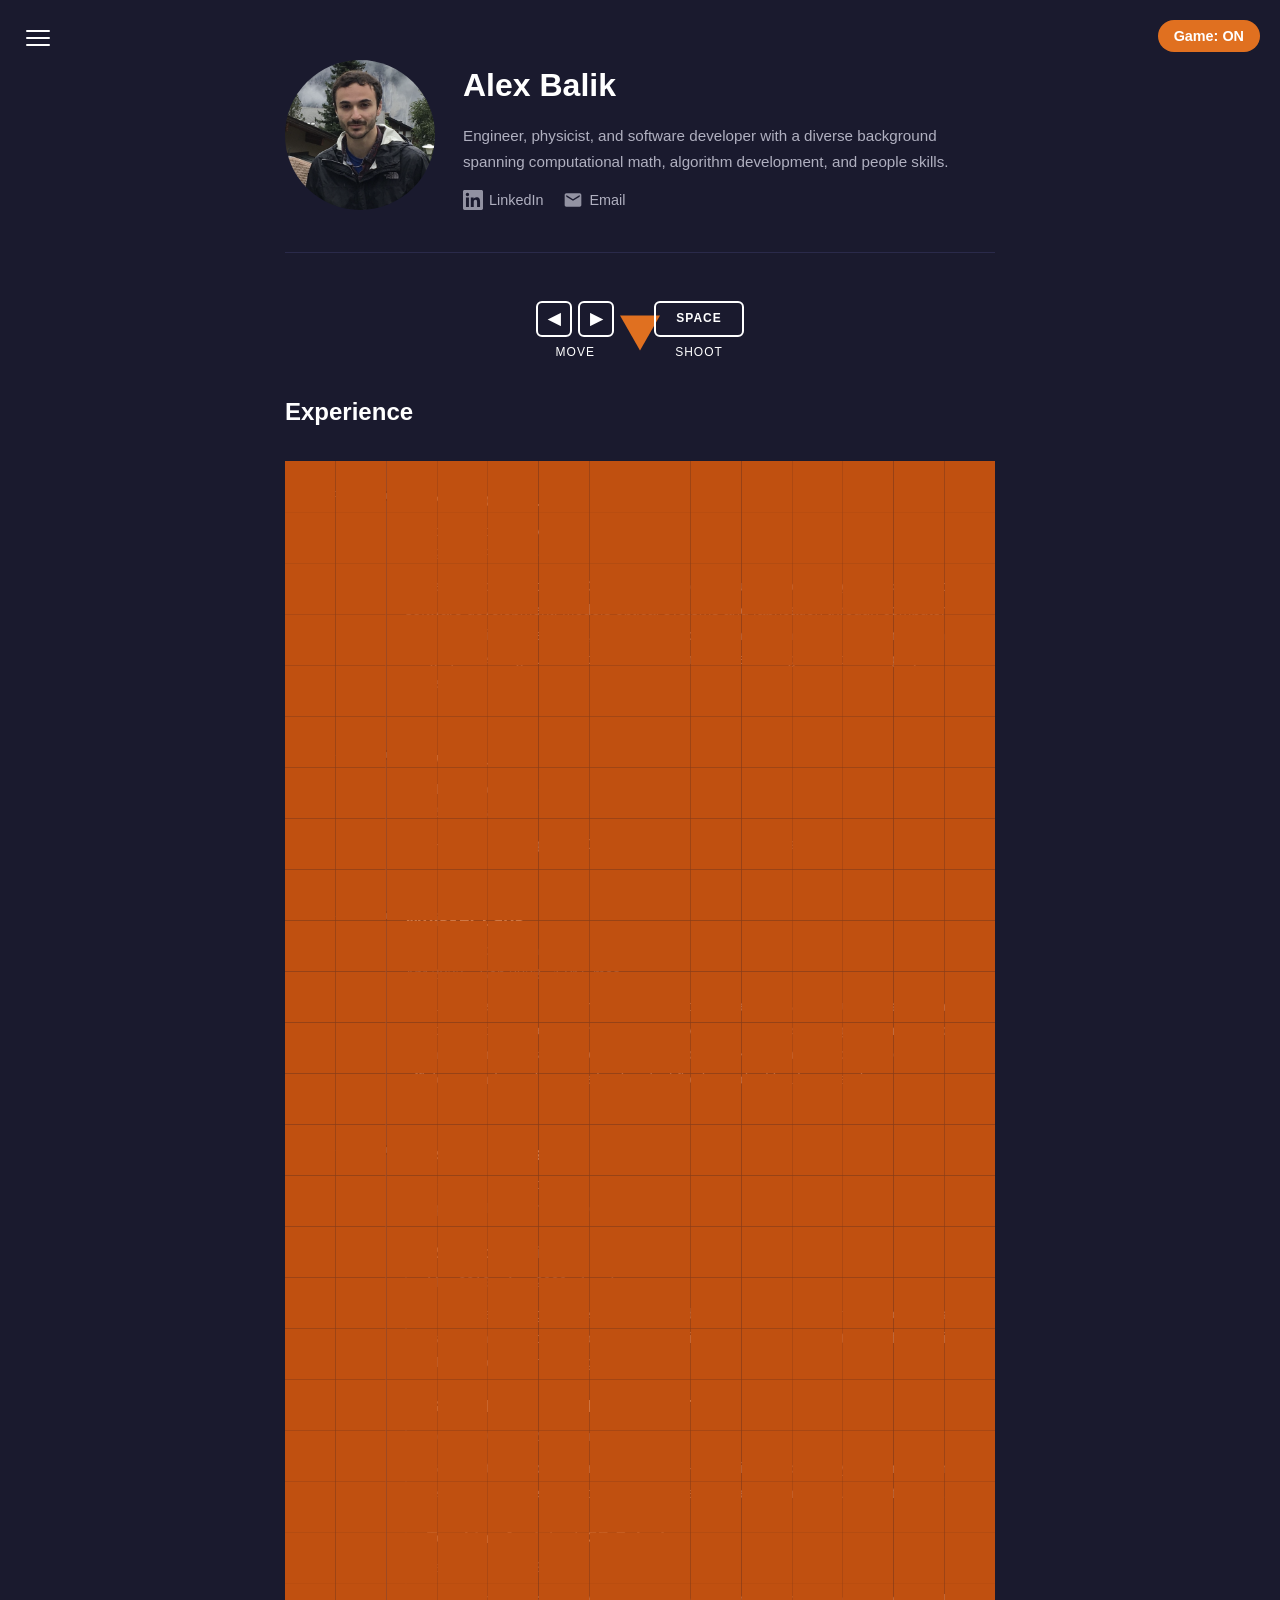
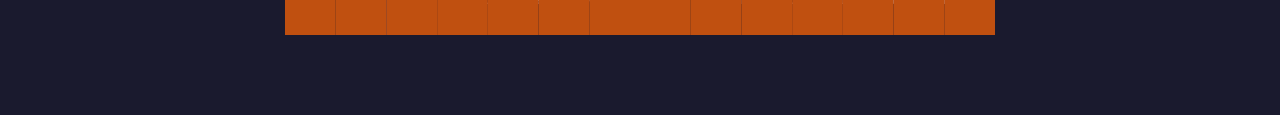
<file: index.html>
<!DOCTYPE html>
<html lang="en">
<head>
    <meta charset="UTF-8">
    <meta name="viewport" content="width=device-width, initial-scale=1.0">
    <title>Alex Balik — Experience</title>
    <link rel="stylesheet" href="styles.css">
</head>
<body>
    <nav class="nav">
        <button class="hamburger" id="hamburger" aria-label="Menu">
            <span></span>
            <span></span>
            <span></span>
        </button>
        <div class="nav-dropdown" id="nav-dropdown">
            <a href="about.html">About</a>
            <a href="index.html" class="active">Experience</a>
        </div>
    </nav>

    <button id="game-toggle" class="game-toggle">Game: ON</button>

    <main class="container">
        <header class="hero">
            <div class="hero-photo">
                <img src="alex-photo.png" alt="Alex Balik" class="photo">
            </div>
            <div class="hero-info">
                <h1 class="hero-name">Alex Balik</h1>
                <p class="hero-summary">Engineer, physicist, and software developer with a diverse technical background spanning computational math, data-driven operations research, and optics.</p>
                <div class="hero-links">
                    <a href="https://linkedin.com/in/alexanderbalik" target="_blank" class="hero-link">
                        <svg width="20" height="20" viewBox="0 0 24 24" fill="currentColor"><path d="M20.447 20.452h-3.554v-5.569c0-1.328-.027-3.037-1.852-3.037-1.853 0-2.136 1.445-2.136 2.939v5.667H9.351V9h3.414v1.561h.046c.477-.9 1.637-1.85 3.37-1.85 3.601 0 4.267 2.37 4.267 5.455v6.286zM5.337 7.433a2.062 2.062 0 01-2.063-2.065 2.064 2.064 0 112.063 2.065zm1.782 13.019H3.555V9h3.564v11.452zM22.225 0H1.771C.792 0 0 .774 0 1.729v20.542C0 23.227.792 24 1.771 24h20.451C23.2 24 24 23.227 24 22.271V1.729C24 .774 23.2 0 22.222 0h.003z"/></svg>
                        LinkedIn
                    </a>
                    <a href="https://mail.google.com/mail/?view=cm&to=alex1balik@gmail.com" target="_blank" class="hero-link">
                        <svg width="20" height="20" viewBox="0 0 24 24" fill="currentColor"><path d="M20 4H4c-1.1 0-2 .9-2 2v12c0 1.1.9 2 2 2h16c1.1 0 2-.9 2-2V6c0-1.1-.9-2-2-2zm0 4l-8 5-8-5V6l8 5 8-5v2z"/></svg>
                        Email
                    </a>
                </div>
            </div>
        </header>

        <hr class="divider">

        <div id="game-area" class="game-area">
            <div id="game-instructions" class="game-instructions">
                <div class="controls-group">
                    <div class="control">
                        <div class="key-row">
                            <span class="key arrow">&#9664;</span>
                            <span class="key arrow">&#9654;</span>
                        </div>
                        <span class="control-label">move</span>
                    </div>
                    <div class="control">
                        <span class="key spacebar">space</span>
                        <span class="control-label">shoot</span>
                    </div>
                </div>
            </div>
            <canvas id="game-canvas-triangle"></canvas>
        </div>

        <h2 class="section-title">Experience</h2>

        <div id="experience-wrapper" class="experience-wrapper">
            <section id="experience" class="experience timeline">
                <article class="entry timeline-item">
                    <span class="timeline-date">2024 – Present</span>
                    <div class="timeline-dot"></div>
                    <div class="timeline-content">
                        <h3>ARKA Group, LP</h3>
                        <p class="role">Optical Strategy & Analysis Engineer II</p>
                        <p class="date">Feb 2024 – Present · 2 yrs 2 mos</p>
                        <p class="blurb">Writes Python scripts and C# programs to drive automation through optical fabrication software development. Models optical systems and fabrication through computer simulations in Mathematica, drawing on a deep understanding of optical mechanics and image processing. Uses Git with the command line to stage and commit projects to repositories.</p>
                    </div>
                </article>

                <article class="entry timeline-item">
                    <span class="timeline-date">2023 – 2024</span>
                    <div class="timeline-dot"></div>
                    <div class="timeline-content">
                        <h3>Private Tutor</h3>
                        <p class="role">Self Employed · Freelance</p>
                        <p class="date">Oct 2023 – Jan 2024 · 4 mos</p>
                        <p class="blurb">One-on-one tutoring up to Calculus III and college physics.</p>
                    </div>
                </article>

                <article class="entry timeline-item">
                    <span class="timeline-date">2022 – 2023</span>
                    <div class="timeline-dot"></div>
                    <div class="timeline-content">
                        <h3>Whisker Labs</h3>
                        <p class="role">Technical Operations Engineer</p>
                        <p class="date">Apr 2022 – Sep 2023 · 1 yr 6 mos</p>
                        <p class="blurb">Created a research topic on the nature of outlet electrical arcing, used that research to create new processes for time series analysis and troubleshooting, and managed a team of 6 engineers. New processes led to an 82% increase in troubleshooting efficiency and a 6x increase in electrical fire hazard mitigation speed.</p>
                    </div>
                </article>

                <article class="entry timeline-item">
                    <span class="timeline-date">2019 – 2020</span>
                    <div class="timeline-dot"></div>
                    <div class="timeline-content">
                        <h3>Hofstra University</h3>
                        <p class="role">Part-time · 1 yr 8 mos</p>
                        <p class="date">Hempstead, New York, United States</p>

                        <div class="sub-role">
                            <h4>Research Assistant</h4>
                            <p class="date">May 2019 – Aug 2020 · 1 yr 4 mos</p>
                            <p class="blurb">Numerically integrated expressions at different energy values to explore a phase transition in the context of general relativity (numerical integration performed in Maple programming language).</p>
                        </div>

                        <div class="sub-role">
                            <h4>General Physics and Astronomy Tutor</h4>
                            <p class="date">Sep 2019 – Jan 2020 · 5 mos</p>
                            <p class="blurb">Group tutoring for algebra and calculus-based introductory physics and astronomy lectures/labs. Requested for private one-on-one tutoring by multiple students.</p>
                        </div>

                        <div class="sub-role">
                            <h4>Teaching Assistant, 3D Calculus</h4>
                            <p class="date">Jan 2019 – May 2019 · 5 mos</p>
                            <p class="blurb">Held office hours weekly to answer questions from students taking Calculus III.</p>
                        </div>
                    </div>
                </article>
            </section>
            <canvas id="game-canvas"></canvas>
        </div>
    </main>

    <script src="summary.js"></script>
    <script src="game.js"></script>
    <script src="nav.js"></script>
</body>
</html>
</file>
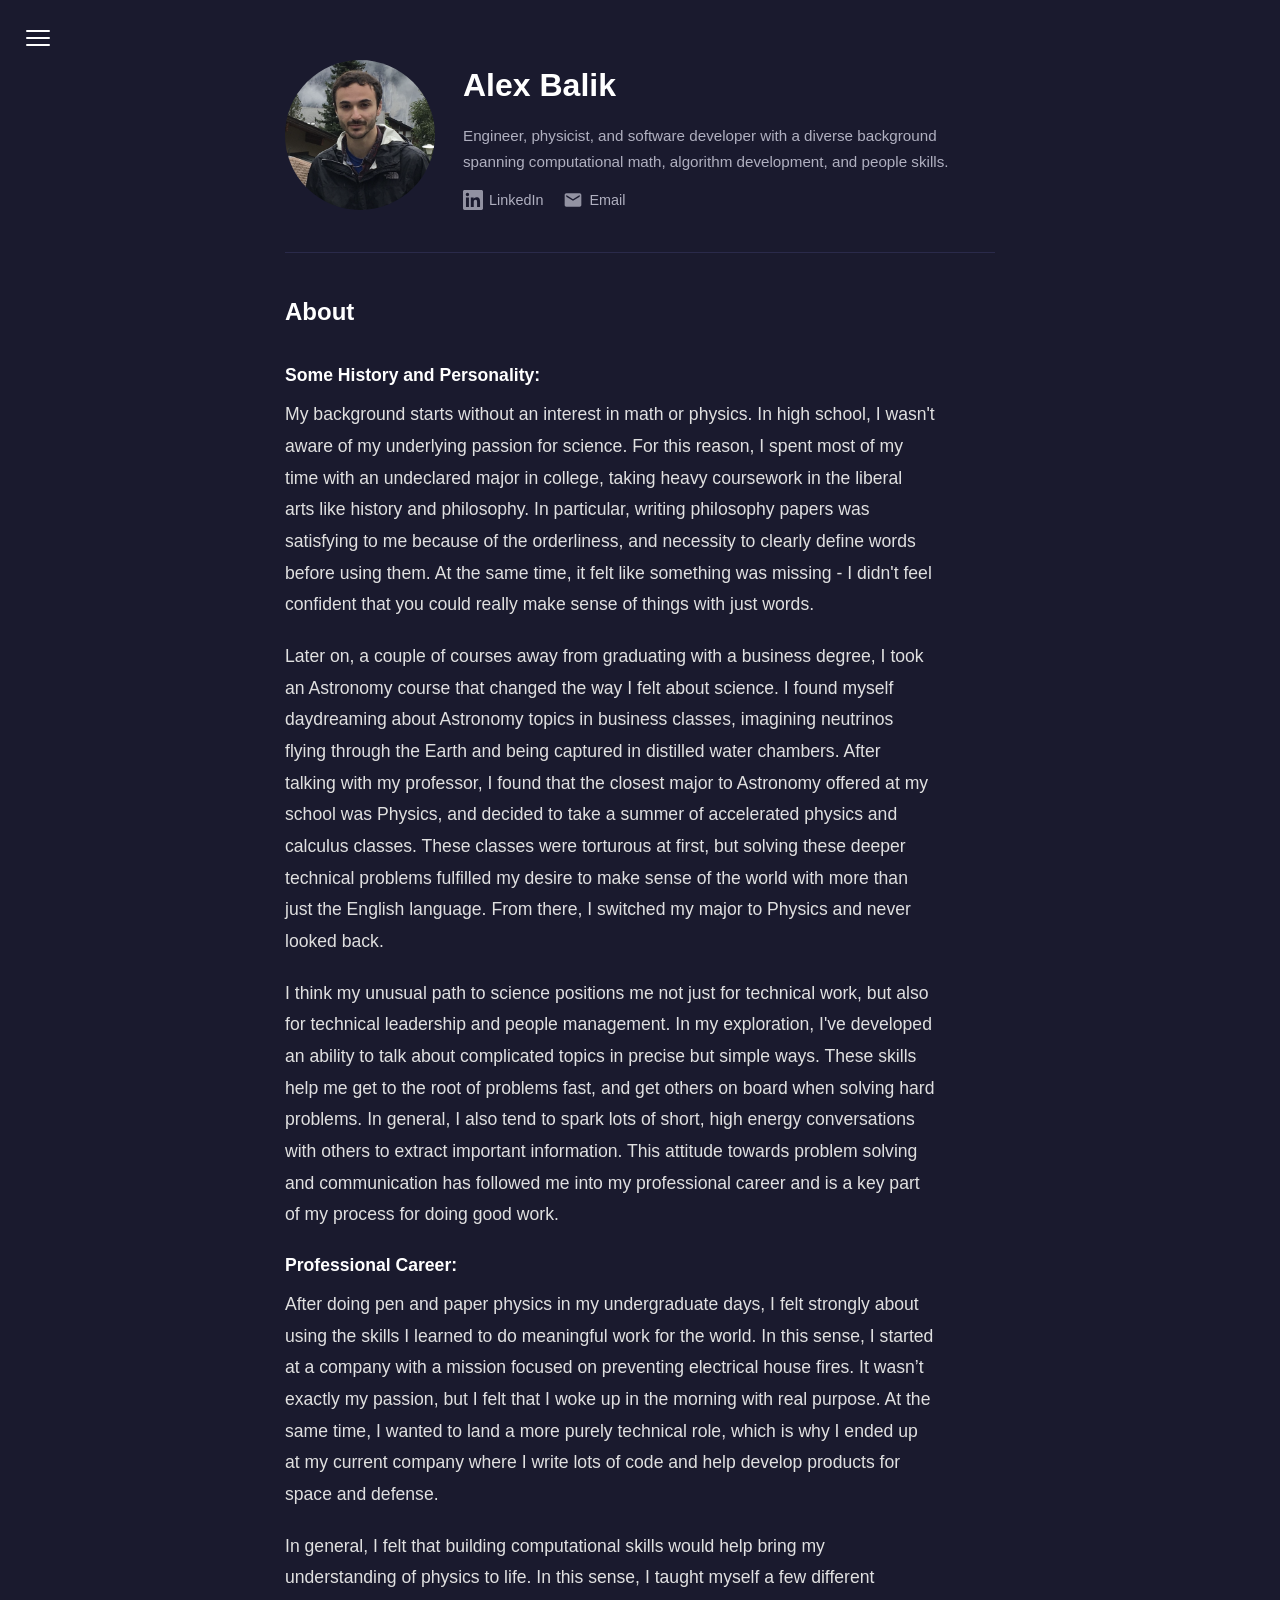
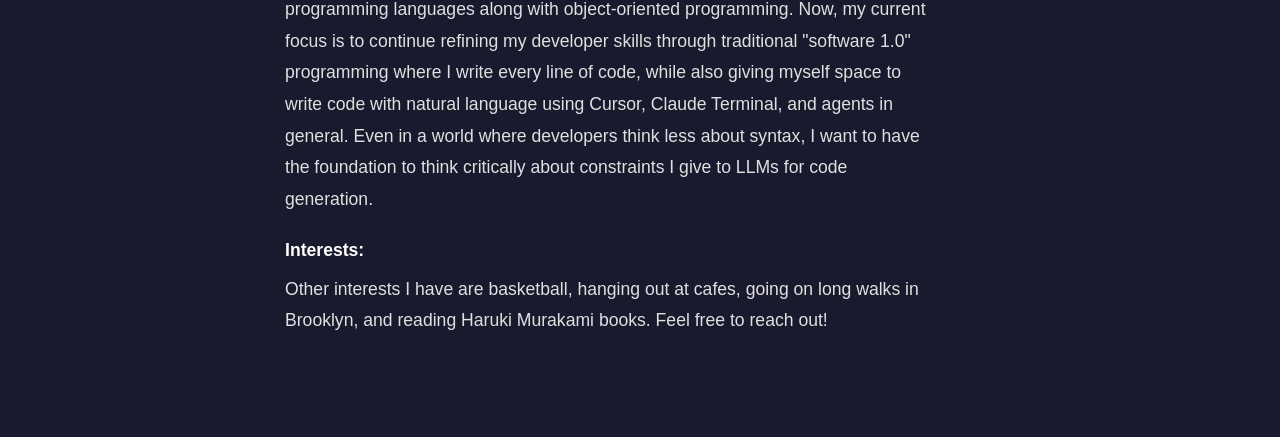
<file: about.html>
<!DOCTYPE html>
<html lang="en">
<head>
    <meta charset="UTF-8">
    <meta name="viewport" content="width=device-width, initial-scale=1.0">
    <title>Alex Balik — About</title>
    <link rel="stylesheet" href="styles.css">
</head>
<body>
    <nav class="nav">
        <button class="hamburger" id="hamburger" aria-label="Menu">
            <span></span>
            <span></span>
            <span></span>
        </button>
        <div class="nav-dropdown" id="nav-dropdown">
            <a href="about.html" class="active">About</a>
            <a href="projects.html">Projects</a>
            <a href="experience.html">Experience</a>
        </div>
    </nav>

    <main class="container">
        <header class="hero">
            <div class="hero-photo">
                <img src="alex-photo.png" alt="Alex Balik" class="photo">
            </div>
            <div class="hero-info">
                <h1 class="hero-name">Alex Balik</h1>
                <p class="hero-summary">Engineer, physicist, and software developer with a diverse background spanning computational math, alogorithm development, and people skills.</p>
                <div class="hero-links">
                    <a href="https://linkedin.com/in/alexanderbalik" target="_blank" class="hero-link">
                        <svg width="20" height="20" viewBox="0 0 24 24" fill="currentColor"><path d="M20.447 20.452h-3.554v-5.569c0-1.328-.027-3.037-1.852-3.037-1.853 0-2.136 1.445-2.136 2.939v5.667H9.351V9h3.414v1.561h.046c.477-.9 1.637-1.85 3.37-1.85 3.601 0 4.267 2.37 4.267 5.455v6.286zM5.337 7.433a2.062 2.062 0 01-2.063-2.065 2.064 2.064 0 112.063 2.065zm1.782 13.019H3.555V9h3.564v11.452zM22.225 0H1.771C.792 0 0 .774 0 1.729v20.542C0 23.227.792 24 1.771 24h20.451C23.2 24 24 23.227 24 22.271V1.729C24 .774 23.2 0 22.222 0h.003z"/></svg>
                        LinkedIn
                    </a>
                    <a href="https://mail.google.com/mail/?view=cm&to=alex1balik@gmail.com" target="_blank" class="hero-link">
                        <svg width="20" height="20" viewBox="0 0 24 24" fill="currentColor"><path d="M20 4H4c-1.1 0-2 .9-2 2v12c0 1.1.9 2 2 2h16c1.1 0 2-.9 2-2V6c0-1.1-.9-2-2-2zm0 4l-8 5-8-5V6l8 5 8-5v2z"/></svg>
                        Email
                    </a>
                </div>
            </div>
        </header>

        <hr class="divider">

        <h2 class="section-title">About</h2>

        <section class="about-content">
            <h3 class="about-subheader">Some History and Personality:</h3>
            <p>My background starts without an interest in math or physics. In high school, I wasn't aware of my underlying passion for science. For this reason, I spent most of my time with an undeclared major in college, taking heavy coursework in the liberal arts like history and philosophy. In particular, writing philosophy papers was satisfying to me because of the orderliness, and necessity to clearly define words before using them. At the same time, it felt like something was missing - I didn't feel confident that you could really make sense of things with just words.</p>
            <p>Later on, a couple of courses away from graduating with a business degree, I took an Astronomy course that changed the way I felt about science. I found myself daydreaming about Astronomy topics in business classes, imagining neutrinos flying through the Earth and being captured in distilled water chambers. After talking with my professor, I found that the closest major to Astronomy offered at my school was Physics, and decided to take a summer of accelerated physics and calculus classes. These classes were torturous at first, but solving these deeper technical problems fulfilled my desire to make sense of the world with more than just the English language. From there, I switched my major to Physics and never looked back.</p>
            <p>I think my unusual path to science positions me not just for technical work, but also for technical leadership and people management. In my exploration, I've developed an ability to talk about complicated topics in precise but simple ways. These skills help me get to the root of problems fast, and get others on board when solving hard problems. In general, I also tend to spark lots of short, high energy conversations with others to extract important information. This attitude towards problem solving and communication has followed me into my professional career and is a key part of my process for doing good work.</p>

            <h3 class="about-subheader">Professional Career:</h3>
            <p>After doing pen and paper physics in my undergraduate days, I felt strongly about using the skills I learned to do meaningful work for the world. In this sense, I started at a company with a mission focused on preventing electrical house fires. It wasn’t exactly my passion, but I felt that I woke up in the morning with real purpose. At the same time, I wanted to land a more purely technical role, which is why I ended up at my current company where I write lots of code and help develop products for space and defense.</p>
            <p>In general, I felt that building computational skills would help bring my understanding of physics to life. In this sense, I taught myself a few different programming languages along with object-oriented programming. Now, my current focus is to continue refining my developer skills through traditional "software 1.0" programming where I write every line of code, while also giving myself space to write code with natural language using Cursor, Claude Terminal, and agents in general. Even in a world where developers think less about syntax, I want to have the foundation to think critically about constraints I give to LLMs for code generation.</p>

            <h3 class="about-subheader">Interests:</h3>
            <p>Other interests I have are basketball, hanging out at cafes, going on long walks in Brooklyn, and reading Haruki Murakami books. Feel free to reach out!</p>

        </section>
    </main>

    <script src="summary.js"></script>
    <script src="nav.js"></script>
</body>
</html>
</file>
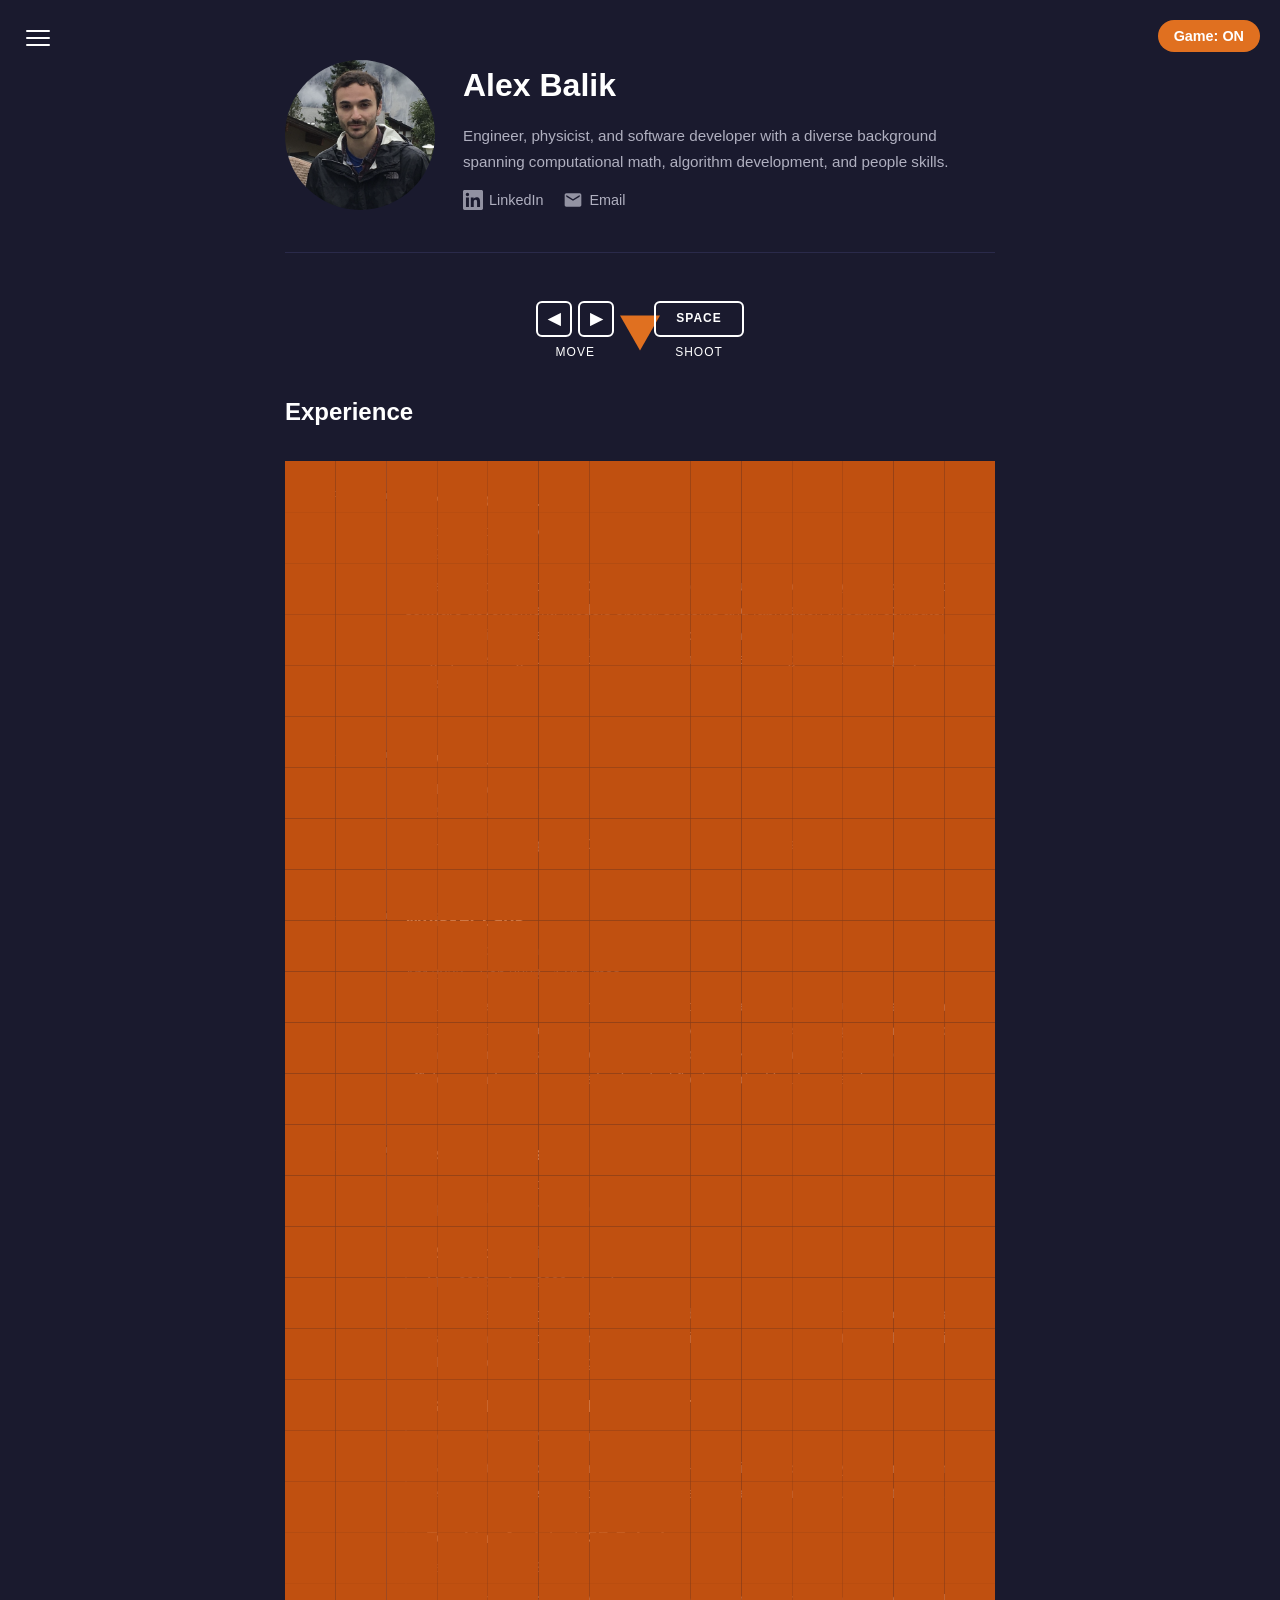
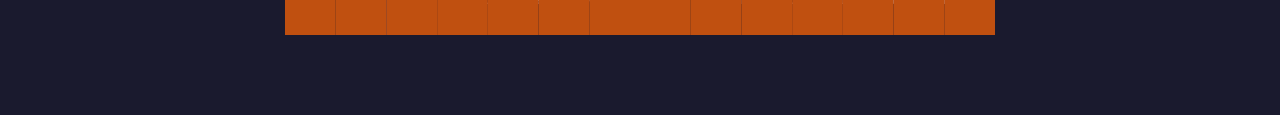
<file: experience.html>
<!DOCTYPE html>
<html lang="en">
<head>
    <meta charset="UTF-8">
    <meta name="viewport" content="width=device-width, initial-scale=1.0">
    <title>Alex Balik — Experience</title>
    <link rel="stylesheet" href="styles.css">
</head>
<body>
    <nav class="nav">
        <button class="hamburger" id="hamburger" aria-label="Menu">
            <span></span>
            <span></span>
            <span></span>
        </button>
        <div class="nav-dropdown" id="nav-dropdown">
            <a href="about.html">About</a>
            <a href="projects.html">Projects</a>
            <a href="experience.html" class="active">Experience</a>
        </div>
    </nav>

    <button id="game-toggle" class="game-toggle">Game: ON</button>

    <main class="container">
        <header class="hero">
            <div class="hero-photo">
                <img src="alex-photo.png" alt="Alex Balik" class="photo">
            </div>
            <div class="hero-info">
                <h1 class="hero-name">Alex Balik</h1>
                <p class="hero-summary">Engineer, physicist, and software developer with a diverse background spanning computational math, alogorithm development, and people skills.</p>
                <div class="hero-links">
                    <a href="https://linkedin.com/in/alexanderbalik" target="_blank" class="hero-link">
                        <svg width="20" height="20" viewBox="0 0 24 24" fill="currentColor"><path d="M20.447 20.452h-3.554v-5.569c0-1.328-.027-3.037-1.852-3.037-1.853 0-2.136 1.445-2.136 2.939v5.667H9.351V9h3.414v1.561h.046c.477-.9 1.637-1.85 3.37-1.85 3.601 0 4.267 2.37 4.267 5.455v6.286zM5.337 7.433a2.062 2.062 0 01-2.063-2.065 2.064 2.064 0 112.063 2.065zm1.782 13.019H3.555V9h3.564v11.452zM22.225 0H1.771C.792 0 0 .774 0 1.729v20.542C0 23.227.792 24 1.771 24h20.451C23.2 24 24 23.227 24 22.271V1.729C24 .774 23.2 0 22.222 0h.003z"/></svg>
                        LinkedIn
                    </a>
                    <a href="https://mail.google.com/mail/?view=cm&to=alex1balik@gmail.com" target="_blank" class="hero-link">
                        <svg width="20" height="20" viewBox="0 0 24 24" fill="currentColor"><path d="M20 4H4c-1.1 0-2 .9-2 2v12c0 1.1.9 2 2 2h16c1.1 0 2-.9 2-2V6c0-1.1-.9-2-2-2zm0 4l-8 5-8-5V6l8 5 8-5v2z"/></svg>
                        Email
                    </a>
                </div>
            </div>
        </header>

        <hr class="divider">

        <div id="game-area" class="game-area">
            <div id="game-instructions" class="game-instructions">
                <div class="controls-group">
                    <div class="control">
                        <div class="key-row">
                            <span class="key arrow">&#9664;</span>
                            <span class="key arrow">&#9654;</span>
                        </div>
                        <span class="control-label">move</span>
                    </div>
                    <div class="control">
                        <span class="key spacebar">space</span>
                        <span class="control-label">shoot</span>
                    </div>
                </div>
            </div>
            <canvas id="game-canvas-triangle"></canvas>
        </div>

        <h2 class="section-title">Experience</h2>

        <div id="experience-wrapper" class="experience-wrapper">
            <section id="experience" class="experience timeline">
                <article class="entry timeline-item">
                    <span class="timeline-date">2024 – Present</span>
                    <div class="timeline-dot"></div>
                    <div class="timeline-content">
                        <h3>ARKA Group, LP</h3>
                        <p class="role">Optical Strategy & Analysis Engineer II</p>
                        <p class="date">Feb 2024 – Present · 2 yrs 2 mos</p>
                        <p class="blurb">Writes Python scripts and C# programs to drive automation through optical fabrication software development. Models optical systems and fabrication through computer simulations in Mathematica, drawing on a deep understanding of optical mechanics and image processing. Uses Git with the command line to stage and commit projects to repositories.</p>
                    </div>
                </article>

                <article class="entry timeline-item">
                    <span class="timeline-date">2023 – 2024</span>
                    <div class="timeline-dot"></div>
                    <div class="timeline-content">
                        <h3>Private Tutor</h3>
                        <p class="role">Self Employed · Freelance</p>
                        <p class="date">Oct 2023 – Jan 2024 · 4 mos</p>
                        <p class="blurb">One-on-one tutoring up to Calculus III and college physics.</p>
                    </div>
                </article>

                <article class="entry timeline-item">
                    <span class="timeline-date">2022 – 2023</span>
                    <div class="timeline-dot"></div>
                    <div class="timeline-content">
                        <h3>Whisker Labs</h3>
                        <p class="role">Technical Operations Engineer</p>
                        <p class="date">Apr 2022 – Sep 2023 · 1 yr 6 mos</p>
                        <p class="blurb">Created a research topic on the nature of outlet electrical arcing, used that research to create new processes for time series analysis and troubleshooting, and managed a team of 6 engineers. New processes led to an 82% increase in troubleshooting efficiency and a 6x increase in electrical fire hazard mitigation speed.</p>
                    </div>
                </article>

                <article class="entry timeline-item">
                    <span class="timeline-date">2019 – 2020</span>
                    <div class="timeline-dot"></div>
                    <div class="timeline-content">
                        <h3>Hofstra University</h3>
                        <p class="role">Part-time · 1 yr 8 mos</p>
                        <p class="date">Hempstead, New York, United States</p>

                        <div class="sub-role">
                            <h4>Research Assistant</h4>
                            <p class="date">May 2019 – Aug 2020 · 1 yr 4 mos</p>
                            <p class="blurb">Numerically integrated expressions at different energy values to explore a phase transition in the context of general relativity (numerical integration performed in Maple programming language).</p>
                        </div>

                        <div class="sub-role">
                            <h4>General Physics and Astronomy Tutor</h4>
                            <p class="date">Sep 2019 – Jan 2020 · 5 mos</p>
                            <p class="blurb">Group tutoring for algebra and calculus-based introductory physics and astronomy lectures/labs. Requested for private one-on-one tutoring by multiple students.</p>
                        </div>

                        <div class="sub-role">
                            <h4>Teaching Assistant, 3D Calculus</h4>
                            <p class="date">Jan 2019 – May 2019 · 5 mos</p>
                            <p class="blurb">Held office hours weekly to answer questions from students taking Calculus III.</p>
                        </div>
                    </div>
                </article>
            </section>
            <canvas id="game-canvas"></canvas>
        </div>
    </main>

    <script src="summary.js"></script>
    <script src="game.js"></script>
    <script src="nav.js"></script>
</body>
</html>
</file>
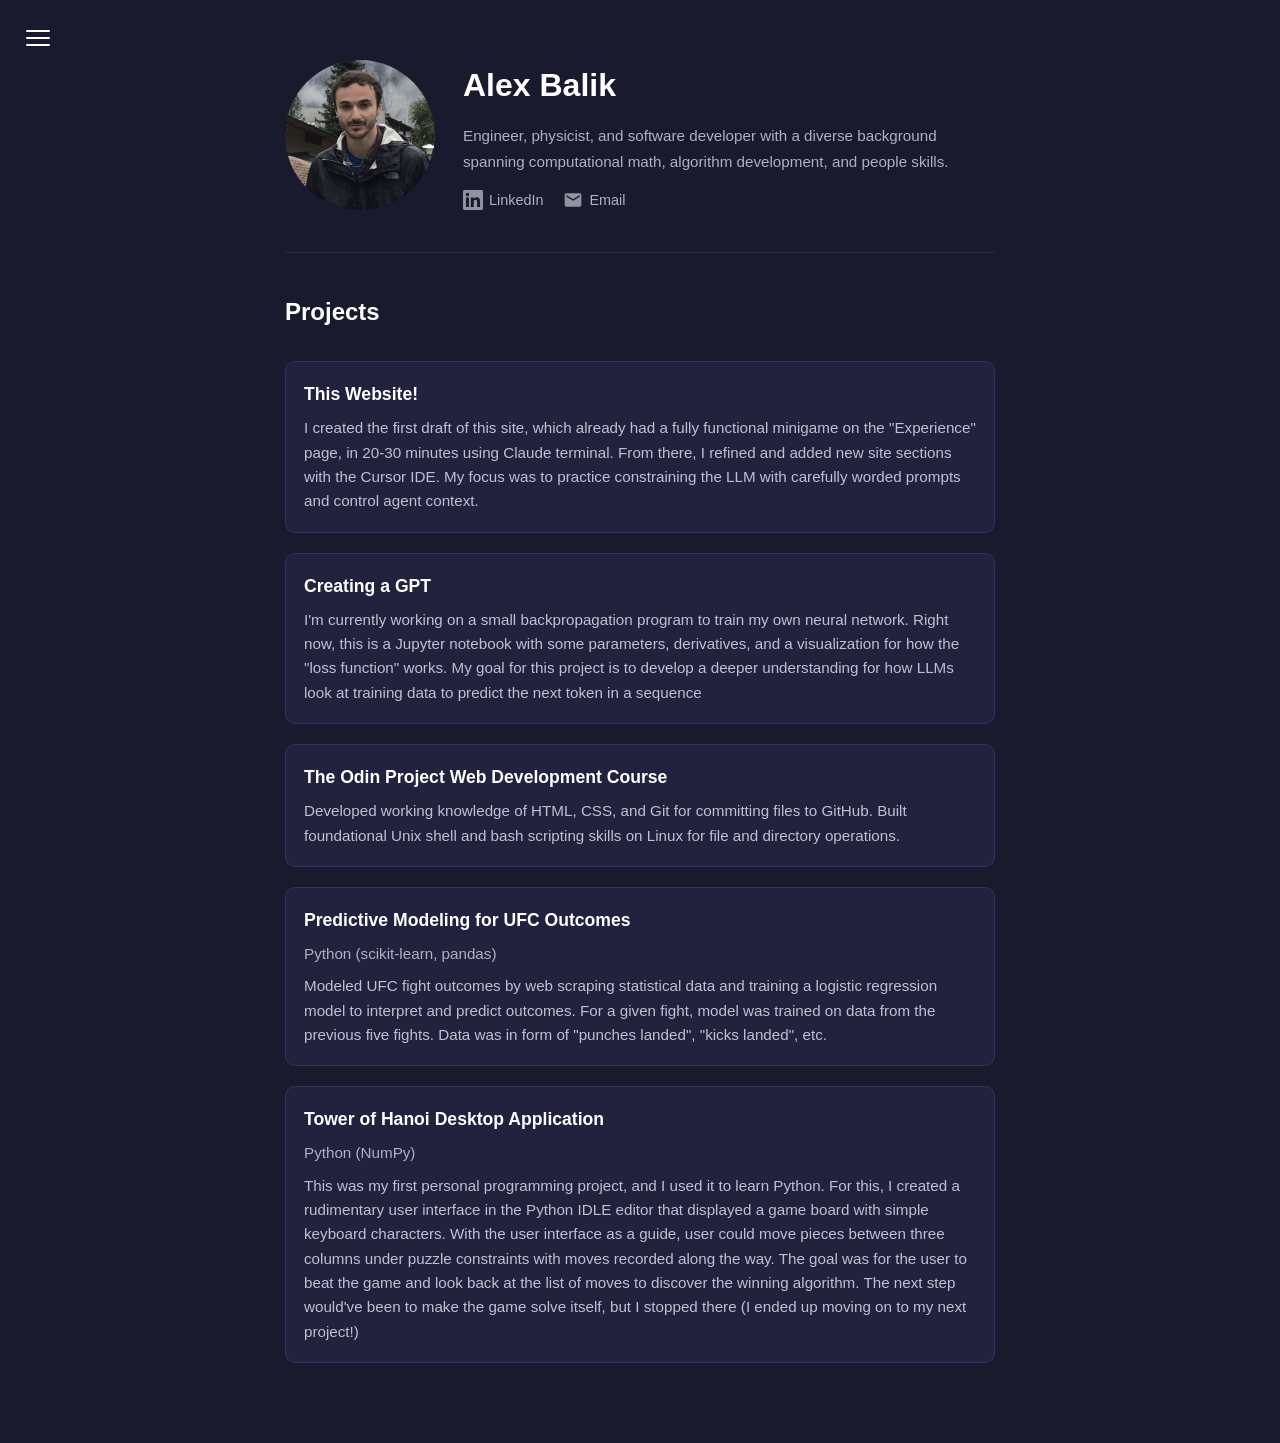
<file: projects.html>
<!DOCTYPE html>
<html lang="en">
<head>
    <meta charset="UTF-8">
    <meta name="viewport" content="width=device-width, initial-scale=1.0">
    <title>Alex Balik - Projects</title>
    <link rel="stylesheet" href="styles.css">
</head>
<body>
    <nav class="nav">
        <button class="hamburger" id="hamburger" aria-label="Menu">
            <span></span>
            <span></span>
            <span></span>
        </button>
        <div class="nav-dropdown" id="nav-dropdown">
            <a href="about.html">About</a>
            <a href="projects.html" class="active">Projects</a>
            <a href="experience.html">Experience</a>
        </div>
    </nav>

    <main class="container">
        <header class="hero">
            <div class="hero-photo">
                <img src="alex-photo.png" alt="Alex Balik" class="photo">
            </div>
            <div class="hero-info">
                <h1 class="hero-name">Alex Balik</h1>
                <p class="hero-summary">Engineer, physicist, and software developer with a diverse technical background spanning computational math, data-driven operations research, and optics.</p>
                <div class="hero-links">
                    <a href="https://linkedin.com/in/alexanderbalik" target="_blank" class="hero-link">
                        <svg width="20" height="20" viewBox="0 0 24 24" fill="currentColor"><path d="M20.447 20.452h-3.554v-5.569c0-1.328-.027-3.037-1.852-3.037-1.853 0-2.136 1.445-2.136 2.939v5.667H9.351V9h3.414v1.561h.046c.477-.9 1.637-1.85 3.37-1.85 3.601 0 4.267 2.37 4.267 5.455v6.286zM5.337 7.433a2.062 2.062 0 01-2.063-2.065 2.064 2.064 0 112.063 2.065zm1.782 13.019H3.555V9h3.564v11.452zM22.225 0H1.771C.792 0 0 .774 0 1.729v20.542C0 23.227.792 24 1.771 24h20.451C23.2 24 24 23.227 24 22.271V1.729C24 .774 23.2 0 22.222 0h.003z"/></svg>
                        LinkedIn
                    </a>
                    <a href="https://mail.google.com/mail/?view=cm&to=alex1balik@gmail.com" target="_blank" class="hero-link">
                        <svg width="20" height="20" viewBox="0 0 24 24" fill="currentColor"><path d="M20 4H4c-1.1 0-2 .9-2 2v12c0 1.1.9 2 2 2h16c1.1 0 2-.9 2-2V6c0-1.1-.9-2-2-2zm0 4l-8 5-8-5V6l8 5 8-5v2z"/></svg>
                        Email
                    </a>
                </div>
            </div>
        </header>

        <hr class="divider">

        <h2 class="section-title">Projects</h2>

        <section class="projects-list">
            <article class="project-item">
                <h3>This Website!</h3>
                <p class="blurb">I created the first draft of this site, which already had a fully functional minigame on the "Experience" page, in 20-30 minutes using Claude terminal. From there, I refined and added new site sections with the Cursor IDE. My focus was to practice constraining the LLM with carefully worded prompts and control agent context.</p>
            </article>

            <article class="project-item">
                <h3>Creating a GPT</h3>
                <p class="blurb">I'm currently working on a small backpropagation program to train my own neural network. Right now, this is a Jupyter notebook with some parameters, derivatives, and a visualization for how the &quot;loss function&quot; works. My goal for this project is to develop a deeper understanding for how LLMs look at training data to predict the next token in a sequence</p>
            </article>

            <article class="project-item">
                <h3>The Odin Project Web Development Course</h3>
                <p class="blurb">Developed working knowledge of HTML, CSS, and Git for committing files to GitHub. Built foundational Unix shell and bash scripting skills on Linux for file and directory operations.</p>
            </article>

            <article class="project-item">
                <h3><a href="https://github.com/alexbalik/projects-basket/blob/main/machinelearn_mma.py" target="_blank" rel="noopener noreferrer">Predictive Modeling for UFC Outcomes</a></h3>
                <p class="role">Python (scikit-learn, pandas)</p>
                <p class="blurb">Modeled UFC fight outcomes by web scraping statistical data and training a logistic regression model to interpret and predict outcomes. For a given fight, model was trained on data from the previous five fights. Data was in form of "punches landed", "kicks landed", etc.</p>
            </article>

            <article class="project-item">
                <h3><a href="https://github.com/alexbalik/projects-basket/blob/main/Hanoigame.py" target="_blank" rel="noopener noreferrer">Tower of Hanoi Desktop Application</a></h3>
                <p class="role">Python (NumPy)</p>
                <p class="blurb">This was my first personal programming project, and I used it to learn Python. For this, I created a rudimentary user interface in the Python IDLE editor that displayed a game board with simple keyboard characters. With the user interface as a guide, user could move pieces between three columns under puzzle constraints with moves recorded along the way. The goal was for the user to beat the game and look back at the list of moves to discover the winning algorithm. The next step would've been to make the game solve itself, but I stopped there (I ended up moving on to my next project!)</p>
            </article>
        </section>
    </main>

    <script src="summary.js"></script>
    <script src="nav.js"></script>
</body>
</html>
</file>
<file: styles.css>
* {
    margin: 0;
    padding: 0;
    box-sizing: border-box;
}

body {
    background: #1a1a2e;
    color: #e0e0e0;
    font-family: -apple-system, BlinkMacSystemFont, 'Segoe UI', Helvetica, Arial, sans-serif;
    line-height: 1.6;
}

/* ---- Navigation ---- */
.nav {
    position: fixed;
    top: 20px;
    left: 20px;
    z-index: 1000;
}

.hamburger {
    display: flex;
    flex-direction: column;
    justify-content: center;
    gap: 5px;
    width: 36px;
    height: 36px;
    background: none;
    border: none;
    cursor: pointer;
    padding: 6px;
}

.hamburger span {
    display: block;
    width: 100%;
    height: 2px;
    background: #ffffff;
    border-radius: 1px;
    transition: transform 0.3s, opacity 0.3s;
}

.hamburger.open span:nth-child(1) {
    transform: translateY(7px) rotate(45deg);
}

.hamburger.open span:nth-child(2) {
    opacity: 0;
}

.hamburger.open span:nth-child(3) {
    transform: translateY(-7px) rotate(-45deg);
}

.nav-dropdown {
    display: none;
    position: absolute;
    top: 44px;
    left: 0;
    background: #2a2a4a;
    border-radius: 8px;
    padding: 8px 0;
    min-width: 150px;
    box-shadow: 0 4px 20px rgba(0, 0, 0, 0.4);
}

.nav-dropdown.open {
    display: block;
}

.nav-dropdown a {
    display: block;
    padding: 10px 20px;
    color: #b0b0c0;
    text-decoration: none;
    font-size: 0.95rem;
    transition: background 0.2s, color 0.2s;
}

.nav-dropdown a:hover {
    background: #3a3a5a;
    color: #ffffff;
}

.nav-dropdown a.active {
    color: #e07020;
}

.container {
    max-width: 750px;
    margin: 0 auto;
    padding: 60px 20px 80px;
}

/* ---- Hero header ---- */
.hero {
    display: flex;
    align-items: flex-start;
    gap: 28px;
    margin-bottom: 40px;
}

.hero-photo {
    flex-shrink: 0;
    width: 150px;
    height: 150px;
    border-radius: 50%;
    overflow: hidden;
}

.photo {
    width: 100%;
    height: 100%;
    object-fit: cover;
    object-position: center 30%;
    transform: scale(1.5);
}

.hero-info {
    flex: 1;
}

.hero-name {
    font-size: 2rem;
    color: #ffffff;
    margin-bottom: 12px;
}

.hero-summary {
    color: #b0b0c0;
    font-size: 0.95rem;
    line-height: 1.7;
}

.hero-links {
    display: flex;
    gap: 20px;
    margin-top: 14px;
}

.hero-link {
    display: inline-flex;
    align-items: center;
    gap: 6px;
    color: #b0b0c0;
    text-decoration: none;
    font-size: 0.9rem;
    transition: color 0.2s;
}

.hero-link:hover {
    color: #ffffff;
}

.hero-link svg {
    opacity: 0.8;
}

.hero-link:hover svg {
    opacity: 1;
}

.divider {
    border: none;
    border-top: 1px solid #2a2a4a;
    margin-bottom: 40px;
}

/* ---- Section title ---- */
.section-title {
    font-size: 1.5rem;
    color: #ffffff;
    margin-bottom: 30px;
}

/* ---- Game area — triangle canvas above the heading ---- */
.game-area {
    position: relative;
    height: 80px;
    margin-bottom: 20px;
}

.game-area.hidden {
    visibility: hidden;
}

#game-canvas-triangle {
    display: block;
    position: absolute;
    top: 0;
    left: 0;
    width: 100%;
    height: 100%;
    z-index: 10;
}

/* ---- Experience wrapper ---- */
.experience-wrapper {
    position: relative;
}

.experience {
    position: relative;
}

/* ---- Timeline ---- */
.timeline {
    position: relative;
    padding-left: 120px;
}

/* Vertical line */
.timeline::before {
    content: '';
    position: absolute;
    left: 100px;
    top: 0;
    bottom: 0;
    width: 2px;
    background: #3a3a5a;
}

.timeline-item {
    position: relative;
    padding: 24px 0;
    border-bottom: none;
}

.timeline-item:last-child {
    border-bottom: none;
}

/* Date label on the left */
.timeline-date {
    position: absolute;
    left: -120px;
    top: 26px;
    width: 90px;
    text-align: right;
    color: #808099;
    font-size: 0.8rem;
    line-height: 1.4;
}

/* Dot on the timeline */
.timeline-dot {
    position: absolute;
    left: -24px;
    top: 30px;
    width: 10px;
    height: 10px;
    border-radius: 50%;
    background: #808099;
    border: 2px solid #1a1a2e;
}

/* Content to the right of the line */
.timeline-content {
    padding-left: 0;
}

.timeline-content h3 {
    font-size: 1.15rem;
    color: #ffffff;
    margin-bottom: 4px;
}

.timeline-content h4 {
    font-size: 1.05rem;
    color: #ffffff;
    margin-bottom: 4px;
}

.role {
    color: #b0b0c0;
    font-size: 0.95rem;
}

.date {
    color: #808099;
    font-size: 0.9rem;
    margin-bottom: 8px;
}

.blurb {
    color: #c0c0d0;
    font-size: 0.95rem;
    margin-top: 8px;
}

.sub-role {
    margin-top: 20px;
    padding-left: 20px;
    border-left: 2px solid #3a3a5a;
}

/* ---- Game toggle button ---- */
.game-toggle {
    position: fixed;
    top: 20px;
    right: 20px;
    z-index: 1000;
    background: #e07020;
    color: #fff;
    border: none;
    padding: 8px 16px;
    border-radius: 20px;
    font-size: 0.9rem;
    font-weight: 600;
    cursor: pointer;
    transition: background 0.2s;
}

.game-toggle:hover {
    background: #c06018;
}

.game-toggle.off {
    background: #3a3a5a;
}

/* ---- Game instructions ---- */
.game-instructions {
    text-align: center;
    padding: 8px 0 12px;
    position: relative;
    z-index: 20;
}

.controls-group {
    display: flex;
    justify-content: center;
    align-items: flex-start;
    gap: 40px;
}

.control {
    display: flex;
    flex-direction: column;
    align-items: center;
    gap: 6px;
}

.key-row {
    display: flex;
    gap: 6px;
}

.key {
    display: inline-flex;
    align-items: center;
    justify-content: center;
    background: transparent;
    border: 2px solid #ffffff;
    border-radius: 6px;
    color: #ffffff;
    font-weight: 600;
    min-width: 36px;
    height: 36px;
    font-size: 0.85rem;
}

.key.arrow {
    width: 36px;
    font-size: 1rem;
}

.key.spacebar {
    padding: 0 20px;
    font-size: 0.75rem;
    text-transform: uppercase;
    letter-spacing: 1px;
}

.control-label {
    color: #ffffff;
    font-size: 0.75rem;
    text-transform: uppercase;
    letter-spacing: 1px;
}

/* ---- Block canvas overlay ---- */
#game-canvas {
    display: block;
    position: absolute;
    top: 0;
    left: 0;
    z-index: 10;
    pointer-events: none;
}

/* ---- About page ---- */
.about-content {
    max-width: 650px;
}

.about-content p {
    color: #e0e0e0;
    font-size: 1.1rem;
    line-height: 1.8;
    margin-bottom: 20px;
}

/* ---- About subheaders ---- */
.about-subheader {
    color: #ffffff;
    font-size: 1.1rem;
    font-weight: 700;
    margin: 0 0 10px;
}

/* All paragraphs share the same size now, so no special case for the first one */

/* ---- Projects page ---- */
.projects-list {
    display: flex;
    flex-direction: column;
    gap: 20px;
}

.project-item {
    background: #22223f;
    border: 1px solid #34345a;
    border-radius: 10px;
    padding: 18px;
}

.project-item h3 {
    color: #ffffff;
    font-size: 1.1rem;
    margin-bottom: 8px;
}

.project-item h3 a {
    color: #ffffff;
    text-decoration: none;
}

.project-item h3 a:hover {
    text-decoration: underline;
    color: #e07020;
}

/* ---- Responsive layout ---- */
@media (max-width: 768px) {
    body {
        line-height: 1.5;
    }

    .container {
        padding: 80px 16px 60px;
    }

    .nav {
        top: 12px;
        left: 12px;
    }

    .game-toggle {
        top: 12px;
        right: 12px;
        padding: 6px 12px;
        font-size: 0.8rem;
    }

    .hero {
        flex-direction: column;
        align-items: center;
        text-align: center;
        gap: 18px;
        margin-bottom: 28px;
    }

    .hero-photo {
        width: 130px;
        height: 130px;
    }

    .hero-info {
        width: 100%;
    }

    .hero-name {
        font-size: 1.7rem;
    }

    .hero-summary {
        font-size: 0.95rem;
    }

    .hero-links {
        flex-direction: column;
        align-items: center;
        gap: 10px;
    }

    .section-title {
        text-align: center;
        margin-bottom: 24px;
    }

    .game-area {
        height: 70px;
        margin-bottom: 16px;
    }

    .controls-group {
        flex-direction: column;
        gap: 10px;
    }

    /* Timeline: stack and remove large left gutter */
    .timeline {
        padding-left: 0;
    }

    .timeline::before {
        left: 18px;
    }

    .timeline-item {
        padding-left: 40px;
        padding-top: 18px;
        padding-bottom: 18px;
    }

    .timeline-date {
        position: static;
        display: block;
        margin-bottom: 4px;
        text-align: left;
    }

    .timeline-dot {
        left: 14px;
    }

    .timeline-content {
        padding-left: 0;
    }

    .sub-role {
        margin-top: 16px;
        padding-left: 14px;
    }

    .about-content {
        max-width: 100%;
    }

    .about-content p {
        font-size: 0.95rem;
    }

    .about-subheader {
        font-size: 0.95rem;
        margin: 0 0 8px;
    }

    .project-item {
        padding: 14px;
    }
}
</file>
